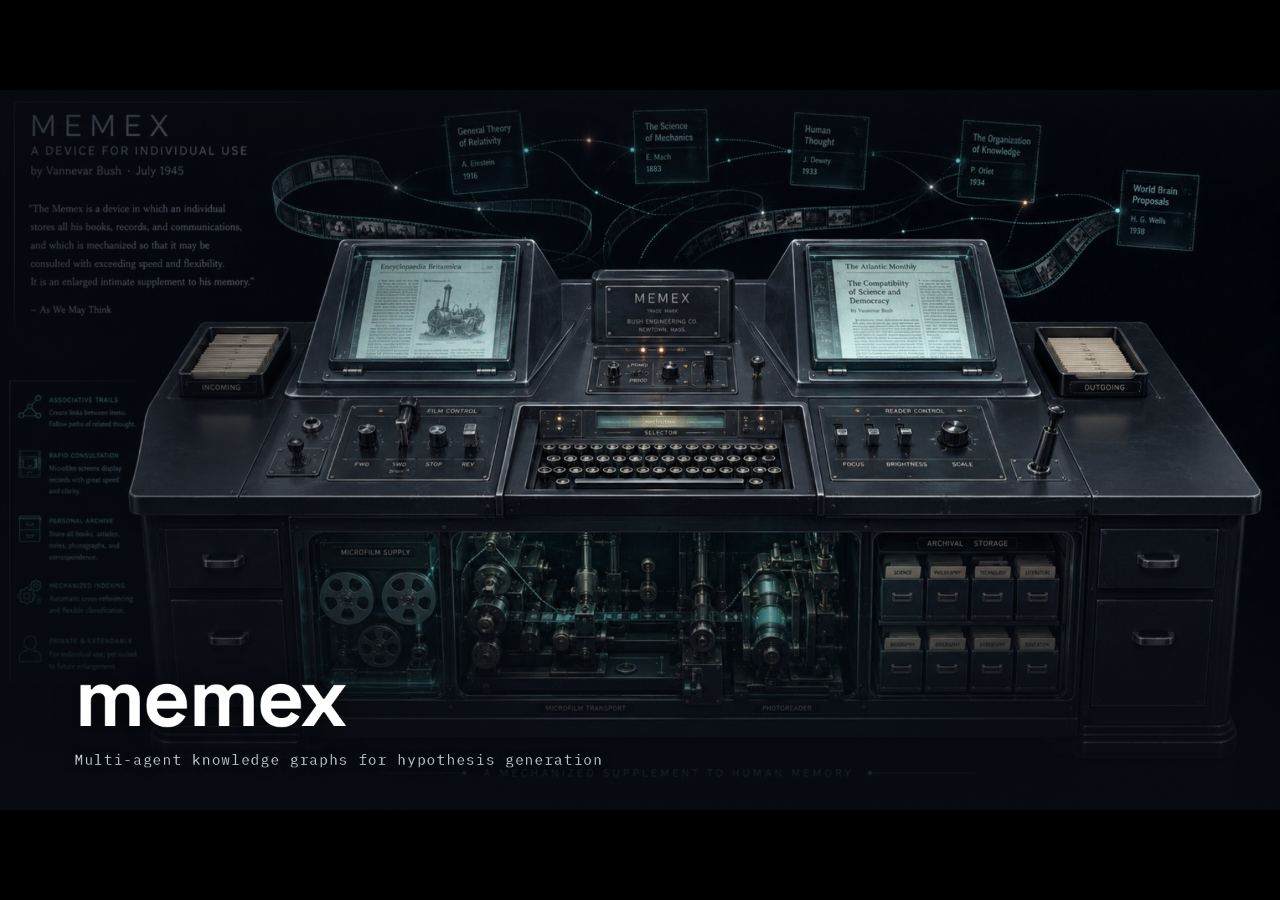
<file: docs/deck/index.html>
<!DOCTYPE html>
<html lang="en">
<head>
<meta charset="utf-8">
<meta name="viewport" content="width=device-width, initial-scale=1">
<title>memex</title>
<link rel="preconnect" href="https://fonts.googleapis.com">
<link rel="preconnect" href="https://fonts.gstatic.com" crossorigin>
<link href="https://fonts.googleapis.com/css2?family=Space+Grotesk:wght@500;600;700&family=IBM+Plex+Sans:wght@400;500;600&family=IBM+Plex+Mono:wght@400;500;600&display=swap" rel="stylesheet">
<style>
:root{
  --bg:#0A0E15; --bg-alt:#0C111B; --surface:#131B29; --surface-2:#172234;
  --line:rgba(120,150,190,.18); --line-2:rgba(120,150,190,.10);
  --ink:#EAF0F8; --muted:#8C9AB0; --faint:#5E6B80;
  --accent:#57E6CE; --accent-dim:#2E9C90; --accent-deep:rgba(87,230,206,.12);
  --back:#FF8A5B; --back-dim:rgba(255,138,91,.14);
  --display:'Space Grotesk',sans-serif; --sans:'IBM Plex Sans',sans-serif; --mono:'IBM Plex Mono',monospace;
  --type-brand:158px; --type-title:66px; --type-num:120px; --type-sub:40px;
  --type-body:32px; --type-small:25px; --type-eyebrow:21px;
  --pad-x:112px; --pad-top:70px; --pad-bottom:62px;
}
*{box-sizing:border-box;margin:0;padding:0}
deck-stage:not(:defined){visibility:hidden}
deck-stage{background:#000}
section{background:var(--bg);color:var(--ink);font-family:var(--sans);overflow:hidden}
.slide{position:absolute;inset:0;display:flex;flex-direction:column;padding:var(--pad-top) var(--pad-x) var(--pad-bottom)}

/* ---- chrome ---- */
.chrome{display:flex;justify-content:space-between;align-items:flex-start;flex:0 0 auto;z-index:5}
.eyebrow{display:flex;align-items:center;gap:18px;font-family:var(--mono);font-size:var(--type-eyebrow);letter-spacing:.04em}
.act{color:var(--accent);font-weight:600;text-transform:uppercase;letter-spacing:.22em;font-size:18px;white-space:nowrap}
.eyebrow .ttl{color:var(--muted);white-space:nowrap}
.eyebrow .ttl::before{content:'';display:inline-block;width:26px;height:1px;background:var(--line);vertical-align:middle;margin-right:18px;margin-bottom:5px}
.idx{font-family:var(--mono);font-size:18px;color:var(--faint);letter-spacing:.1em}
.idx b{color:var(--accent);font-weight:600}
.mark{position:absolute;left:var(--pad-x);bottom:46px;font-family:var(--mono);font-size:18px;color:var(--faint);letter-spacing:.12em;z-index:5}
.mark::before{content:'◆';color:var(--accent);margin-right:10px;font-size:13px}

/* ---- body ---- */
.body{flex:1;display:flex;min-height:0;z-index:4}
.h1{font-family:var(--display);font-weight:600;font-size:var(--type-title);line-height:1.02;letter-spacing:-.015em;text-wrap:balance}
.h1 .em{color:var(--accent)}
.lede{font-size:var(--type-sub);color:var(--muted);line-height:1.3;font-weight:400;max-width:18ch}

/* bullets — terse, glanceable */
.bullets{list-style:none;display:flex;flex-direction:column;gap:26px;margin-top:8px}
.bullets li{display:flex;gap:20px;align-items:baseline;font-size:var(--type-body);line-height:1.28;color:var(--ink);max-width:24ch}
.bullets li::before{content:'';flex:0 0 auto;width:11px;height:11px;border:2px solid var(--accent);border-radius:50%;transform:translateY(2px)}
.bullets li b{font-family:var(--mono);font-weight:600;color:var(--accent);font-size:.92em}
.bullets li .back{color:var(--back);font-weight:600}
.muted{color:var(--muted)}

/* mono stat figures */
.stat{font-family:var(--display);font-weight:600;font-size:var(--type-num);line-height:.9;letter-spacing:-.02em;color:var(--ink)}
.stat .u{font-family:var(--mono);font-size:.26em;color:var(--accent);letter-spacing:.05em;font-weight:500}

/* ---- diagram primitives ---- */
.node{font-family:var(--mono);font-size:26px;font-weight:500;color:var(--ink);background:var(--surface);
  border:1.5px solid var(--line);border-radius:14px;padding:22px 30px;white-space:nowrap;text-align:center;position:relative}
.node .sub{display:block;font-size:16px;color:var(--faint);margin-top:6px;letter-spacing:.02em}
.node.accent{border-color:var(--accent-dim);box-shadow:0 0 0 1px var(--accent-deep),0 18px 40px -24px rgba(87,230,206,.5)}
.node.db{border-color:var(--accent);background:linear-gradient(180deg,var(--surface-2),var(--surface));box-shadow:0 0 60px -20px var(--accent)}
.flow{display:flex;align-items:center;gap:0}
.conn{flex:1;min-width:46px;height:2px;background:var(--accent-dim);position:relative;margin:0 4px;opacity:.85}
.conn::after{content:'';position:absolute;right:-2px;top:50%;transform:translateY(-50%);
  border-left:13px solid var(--accent);border-top:8px solid transparent;border-bottom:8px solid transparent}
.conn.back{background:var(--back);opacity:.9}
.conn.back::after{border-left-color:var(--back)}
.connl{flex:1;min-width:84px;display:flex;align-items:center;position:relative}
.connl .conn{flex:1;min-width:0;margin:0}
.connl span{position:absolute;top:-24px;left:50%;transform:translateX(-50%);font-family:var(--mono);font-size:15px;color:var(--accent);letter-spacing:.04em;white-space:nowrap}
.connl.back span{color:var(--back)}
/* query-layer diagram (S12) */
.qa{font-family:var(--mono);font-size:21px;font-weight:500;color:var(--ink);background:var(--surface);border:1.5px solid var(--accent-dim);border-radius:11px;padding:13px 16px;white-space:nowrap;text-align:center}
.qa .qs{display:block;font-size:13px;color:var(--faint);margin-top:3px;font-weight:400}
.qio{font-family:var(--mono);font-size:17px;color:var(--muted);background:var(--bg-alt);border:1px solid var(--line);border-radius:999px;padding:11px 16px;white-space:nowrap}
.connl.tool span{color:var(--muted);font-size:14px;letter-spacing:.02em}
.connl.tool span::before{content:'⟨';color:var(--accent-dim);margin-right:3px}
.connl.tool span::after{content:'⟩';color:var(--accent-dim);margin-left:3px}
.lane-h{font-family:var(--mono);font-size:18px;color:var(--accent);letter-spacing:.14em;margin-bottom:24px}
.lane-h .b{color:var(--back)}
.backarc{position:absolute;left:34px;bottom:12px;height:56px;overflow:visible}
.chip{font-family:var(--mono);font-size:21px;color:var(--ink);background:var(--surface);
  border:1.5px solid var(--line);border-radius:11px;padding:15px 18px;white-space:nowrap;text-align:center}

/* shot placeholders */
.shot{border:2px dashed rgba(87,230,206,.45);border-radius:16px;background:
  repeating-linear-gradient(135deg,rgba(87,230,206,.04) 0 22px,transparent 22px 44px),var(--bg-alt);
  display:flex;flex-direction:column;align-items:center;justify-content:center;gap:14px;
  position:relative;color:var(--accent);text-align:center;padding:34px}
.shot .tag{position:absolute;top:16px;left:18px;font-family:var(--mono);font-size:15px;color:var(--accent);
  background:var(--accent-deep);border:1px solid rgba(87,230,206,.3);border-radius:6px;padding:5px 11px;letter-spacing:.04em}
.shot .ph-icon{width:54px;height:54px;border:2px solid rgba(87,230,206,.5);border-radius:12px;display:flex;align-items:center;justify-content:center;font-size:26px}
.shot .ph-txt{font-family:var(--mono);font-size:21px;color:var(--ink);font-weight:500}
.shot .ph-sub{font-family:var(--mono);font-size:15px;color:var(--faint)}
.shot.money{border-color:rgba(255,138,91,.55);background:
  repeating-linear-gradient(135deg,rgba(255,138,91,.05) 0 22px,transparent 22px 44px),var(--bg-alt);color:var(--back)}
.shot.money .tag{color:var(--back);background:var(--back-dim);border-color:rgba(255,138,91,.35)}
.shot.money .ph-icon{border-color:rgba(255,138,91,.55)}

/* full-bleed showcase */
.slide.bleed{padding:var(--pad-top) var(--pad-x) var(--pad-bottom)}
.shot-fill{position:absolute;inset:0;z-index:0;border-radius:0;border:none}
.shot-fill::after{content:'';position:absolute;inset:0;background:
  linear-gradient(90deg,rgba(8,11,17,.94) 0%,rgba(8,11,17,.72) 42%,rgba(8,11,17,.34) 100%)}
.bleed .chrome,.bleed .body,.bleed .mark{position:relative;z-index:5}
.bleed .body{align-items:flex-end}
.slide.bleed .mark{display:none} /* showcase slides are self-contained; avoids overlay collision */
/* S5 — hypothesis card deck */
.hfan{display:flex;align-items:center;justify-content:center;gap:48px}
.hcard{position:relative;width:436px;height:516px;border-radius:18px;overflow:hidden;background:#15171c;border:1px solid rgba(255,255,255,.14);box-shadow:0 44px 84px -30px rgba(0,0,0,.85)}
.hcard img{width:100%;height:100%;object-fit:cover;object-position:top center;display:block}
.hcard::after{content:'';position:absolute;left:0;right:0;bottom:0;height:130px;background:linear-gradient(to bottom, rgba(20,22,27,0), #14161b)}
.hcard .sc{position:absolute;left:18px;bottom:16px;z-index:2;white-space:nowrap;font-family:var(--mono);font-size:21px;font-weight:600;color:var(--accent);background:rgba(8,11,17,.62);border:1px solid rgba(87,230,206,.42);border-radius:999px;padding:7px 17px}
.hcard:nth-child(1){transform:rotate(-3deg)}
.hcard:nth-child(3){transform:rotate(3deg)}
.adeck{display:flex;align-items:stretch;justify-content:center;gap:44px}
.adeck .hcard{width:806px;height:548px}
.adeck .hcard:nth-child(1){transform:rotate(-1.5deg)}
.adeck .hcard:nth-child(2){transform:rotate(1.5deg)}
/* S4 cascading answer crops */
.s4cards{position:absolute;inset:0;z-index:1;overflow:hidden;pointer-events:none}
.s4card{position:absolute;border-radius:13px;border:1px solid rgba(255,255,255,.16);box-shadow:0 44px 100px -30px rgba(0,0,0,.95);display:block}
/* S6 native system map */
.sysrow{display:flex;align-items:flex-start;justify-content:center;gap:26px;width:100%}
.syscol{display:flex;flex-direction:column}
.sys-h{font-family:var(--mono);font-size:19px;color:var(--accent);letter-spacing:.13em}
.sys-sub{font-family:var(--mono);font-size:14px;color:var(--faint);letter-spacing:.03em;margin-top:6px;margin-bottom:22px}
.plug{display:flex;align-items:center;gap:15px;font-family:var(--mono);font-size:23px;color:var(--ink);background:var(--surface);border:1.5px solid var(--line);border-radius:13px;padding:14px 18px}
.plug .pi{width:38px;height:38px;flex:0 0 auto;display:flex;align-items:center;justify-content:center;border:1.5px solid var(--accent-dim);border-radius:9px;color:var(--accent);font-size:17px;font-weight:600}
.kgcore{position:relative;border-radius:18px;overflow:hidden;border:1px solid rgba(87,230,206,.3);box-shadow:0 0 90px -24px rgba(87,230,206,.5)}
.kgcore img{display:block;width:100%;height:100%;object-fit:cover}
.kgcore .lbl{position:absolute;left:0;right:0;bottom:0;padding:46px 22px 18px;background:linear-gradient(to top, rgba(8,11,17,.94), transparent);text-align:center}
.sysarrow{display:flex;flex-direction:column;align-items:center;gap:8px;flex:0 0 auto;align-self:center}
.sysarrow .lab{font-family:var(--mono);font-size:15px;color:var(--accent);letter-spacing:.06em}
.qcard{background:var(--bg-alt);border:1px solid var(--line-2);border-radius:16px;padding:16px 18px;display:flex;align-items:center;gap:16px}
.qcard img{width:96px;height:96px;flex:0 0 auto;border-radius:12px;border:1px solid var(--line-2)}
.qcard .qt{font-family:var(--display);font-weight:600;font-size:24px;color:var(--ink);line-height:1.1}
.qcard .qd{font-family:var(--mono);font-size:14px;color:var(--muted);margin-top:7px;line-height:1.4}
/* S11 resolver panels */
.vpanel{flex:1;background:var(--bg-alt);border:1px solid var(--line-2);border-radius:18px;padding:30px 32px;display:flex;flex-direction:column;gap:24px}
.vlabel{font-family:var(--mono);font-size:19px;color:var(--accent);letter-spacing:.12em;white-space:nowrap}
.vlabel span{color:var(--faint);letter-spacing:.02em}
.vrow{display:flex;align-items:center;gap:16px}
.vforms{flex:1;display:flex;flex-wrap:wrap;gap:8px}
.vform{font-family:var(--mono);font-size:18px;color:var(--muted);background:var(--surface);border:1px solid var(--line-2);border-radius:8px;padding:8px 12px;white-space:nowrap}
.varrow{flex:0 0 auto;color:var(--accent-dim);font-size:26px;line-height:1}
.vcanon{flex:0 0 auto;font-family:var(--mono);font-size:22px;font-weight:500;color:var(--accent);background:var(--surface-2);border:1.5px solid var(--accent-dim);border-radius:11px;padding:12px 18px;white-space:nowrap;box-shadow:0 0 0 1px var(--accent-deep)}
/* S13/S14 trace panels */
.tpanel{background:var(--bg-alt);border:1px solid var(--line-2);border-radius:16px;padding:24px 26px;display:flex;flex-direction:column;gap:13px}
.tpanel.money{border-color:rgba(255,138,91,.45);box-shadow:0 0 0 1px rgba(255,138,91,.12),0 24px 60px -34px rgba(255,138,91,.4)}
.thead{display:flex;align-items:baseline;justify-content:space-between;gap:12px}
.ttitle{font-family:var(--display);font-weight:600;font-size:25px;color:var(--ink);white-space:nowrap}
.ttag{font-family:var(--mono);font-size:14px;color:var(--accent);white-space:nowrap}
.tpanel.money .ttag{color:var(--back)}
.tsub{font-family:var(--sans);font-size:18px;color:var(--muted);line-height:1.32}
.tcode{font-family:var(--mono);font-size:13.5px;color:var(--faint);background:var(--surface);border:1px solid var(--line-2);border-radius:9px;padding:13px 14px;line-height:1.75}
.tcode b{color:var(--accent);font-weight:500}
.tnote{font-family:var(--mono);font-size:13.5px;color:var(--faint);line-height:1.4}
.tbig{font-family:var(--display);font-weight:600;font-size:34px;color:var(--ink);line-height:1}
.tbig .u{font-family:var(--mono);font-size:16px;color:var(--accent);font-weight:500}
.tbig.bk .n{color:var(--back)}
.tverd{font-family:var(--mono);font-size:14px;color:var(--muted);line-height:1.5;background:var(--surface);border:1px solid var(--line-2);border-radius:9px;padding:11px 13px}
.tverd .x{color:var(--back);font-weight:600}
.trej{display:flex;align-items:flex-start;gap:9px;font-family:var(--mono);font-size:14px;color:var(--back);background:var(--back-dim);border:1px solid rgba(255,138,91,.4);border-radius:9px;padding:10px 12px;line-height:1.4}
.trej svg{flex:0 0 auto;margin-top:2px}
.tscore{font-family:var(--mono);font-size:14px;color:var(--muted);line-height:1.7}
.tscore b{color:var(--accent);font-weight:500}
/* S1 hero image */
.s1img{position:absolute;inset:0;width:100%;height:100%;object-fit:cover;z-index:0}
.s1scrim{position:absolute;inset:0;z-index:1;pointer-events:none;background:linear-gradient(to bottom, rgba(8,11,17,.62) 0%, rgba(8,11,17,0) 16%, rgba(8,11,17,0) 52%, rgba(8,11,17,.55) 80%, rgba(8,11,17,.92) 100%), linear-gradient(to right, rgba(8,11,17,.6) 0%, rgba(8,11,17,0) 46%)}

/* return-arrow badge */
.return-flag{display:inline-flex;align-items:center;gap:12px;font-family:var(--mono);font-size:21px;
  color:var(--back);background:var(--back-dim);border:1.5px solid rgba(255,138,91,.4);border-radius:999px;padding:12px 22px;font-weight:500}
.return-flag svg{display:block}

/* badges */
.badges{display:flex;gap:20px;flex-wrap:wrap}
.badge{font-family:var(--mono);font-size:24px;color:var(--accent);border:1.5px solid var(--accent-dim);
  border-radius:12px;padding:16px 24px;background:var(--accent-deep)}

/* entrance animations intentionally omitted — static slides export cleanly
   to screenshots / PDF / PPTX */
</style>
</head>
<body>
<deck-stage width="1920" height="1080" no-rail>

  <!-- ============ The dream ============ -->
  <section data-label="The dream">
    <div class="slide bleed">
      <img class="s1img" src="assets/hook-1945.jpg" alt="1945 — Vannevar Bush imagines the memex in 'As We May Think'">
      <div class="s1scrim"></div>
      <header class="chrome" style="display:none">
        <div class="eyebrow" style="text-shadow:0 2px 12px rgba(0,0,0,.85)"><span class="act">Why</span><span class="ttl">The dream</span></div>
        <div class="idx" style="text-shadow:0 2px 12px rgba(0,0,0,.85)"><b>01</b> / 15</div>
      </header>
      <div class="body" style="flex-direction:column;justify-content:flex-end;align-items:flex-start;gap:22px">
        <h1 style="font-family:var(--display);font-weight:700;font-size:124px;line-height:.9;letter-spacing:-.03em;color:#fff;text-shadow:0 4px 34px rgba(0,0,0,.65)">memex</h1>
        <div style="font-family:var(--mono);font-size:21px;color:#d2d9e4;letter-spacing:.08em;white-space:nowrap;text-shadow:0 2px 14px rgba(0,0,0,.8)">Multi-agent knowledge graphs for hypothesis generation</div>
      </div>
    </div>
  </section>

  <!-- ============ The mountain that keeps growing ============ -->
  <section data-label="The mountain that keeps growing">
    <div class="slide bleed">
      <img class="s1img" src="assets/mountain-1945.jpg" alt="A researcher facing an endless, glowing mountain of connected papers">
      <div class="s1scrim" style="background:linear-gradient(to right, rgba(8,11,17,.93) 0%, rgba(8,11,17,.58) 32%, rgba(8,11,17,0) 64%), linear-gradient(to top, rgba(8,11,17,.82) 0%, rgba(8,11,17,0) 44%)"></div>
      <header class="chrome">
        <div class="eyebrow" style="text-shadow:0 2px 12px rgba(0,0,0,.85)"><span class="act">Why</span><span class="ttl">The mountain that keeps growing</span></div>
        <div class="idx" style="text-shadow:0 2px 12px rgba(0,0,0,.85)"><b>02</b> / 15</div>
      </header>
      <div class="body" style="flex-direction:column;justify-content:flex-end;align-items:flex-start;gap:34px">
        <h1 class="h1" style="max-width:17ch;text-shadow:0 3px 26px rgba(0,0,0,.75)">A mountain of findings —<br><span class="em">more than anyone can read.</span></h1>
        <ul class="bullets" style="gap:22px;text-shadow:0 2px 16px rgba(0,0,0,.85)">
          <li style="max-width:32ch"><span>Bush imagined a machine to hold it all and walk <b>associative trails</b></span></li>
          <li style="max-width:32ch"><span>He never built it</span></li>
          <li style="max-width:32ch"><span><span class="muted">80 years on, it</span> <b>keeps growing</b></span></li>
        </ul>
      </div>
    </div>
  </section>

  <!-- ============ It harvests knowledge ============ -->
  <section data-label="It harvests knowledge">
    <div class="slide bleed">
      <img class="s1img" src="assets/kg-graph.jpg" alt="memex trace UI — the knowledge graph built for green hydrogen, with an entity selected showing its outgoing and incoming relations">
      <div class="s1scrim" style="background:linear-gradient(to bottom, rgba(8,11,17,.7) 0%, rgba(8,11,17,0) 11%), linear-gradient(to top, rgba(8,11,17,.96) 0%, rgba(8,11,17,.72) 26%, rgba(8,11,17,.2) 48%, rgba(8,11,17,0) 66%), linear-gradient(to right, rgba(8,11,17,.82) 0%, rgba(8,11,17,.32) 34%, rgba(8,11,17,0) 62%)"></div>
      <header class="chrome">
        <div class="eyebrow" style="text-shadow:0 2px 12px rgba(0,0,0,.85)"><span class="act">What</span><span class="ttl">It harvests knowledge</span></div>
        <div class="idx" style="text-shadow:0 2px 12px rgba(0,0,0,.85)"><b>03</b> / 15</div>
      </header>
      <div class="body" style="flex-direction:column;justify-content:flex-end;align-items:flex-start;gap:40px;text-shadow:0 2px 18px rgba(0,0,0,.9)">
        <h1 class="h1" style="max-width:16ch">Point it at a topic.<br>It reads <span class="em">until saturated.</span></h1>
        <div style="display:flex;align-items:flex-end;gap:64px">
          <div class="anim"><div class="stat">88<span class="u"> documents</span></div></div>
          <div style="font-family:var(--mono);font-size:46px;color:var(--accent-dim)">→</div>
          <div class="anim2"><div class="stat">11.3k<span class="u"> entities</span></div></div>
          <div class="anim3" style="display:flex;flex-direction:column;gap:14px;padding-bottom:8px">
            <div style="font-family:var(--mono);font-size:28px;color:var(--ink)"><b style="color:var(--accent)">15k</b> relations</div>
            <div style="font-family:var(--mono);font-size:28px;color:var(--ink)"><b style="color:var(--accent)">7.7k</b> attributes</div>
            <div style="font-family:var(--mono);font-size:28px;color:var(--ink)"><b style="color:var(--accent)">24</b> self-directed rounds</div>
          </div>
        </div>
      </div>
      <footer class="mark">memex</footer>
    </div>
  </section>

  <!-- ============ It answers, grounded ============ -->
  <section data-label="It answers, grounded">
    <div class="slide">
      <div class="s4cards">
        <img class="s4card" src="assets/ans-evidence.jpg" alt="Evidence table — each fact with its source, corroboration count and confidence score" style="left:1330px;top:-74px;width:540px;height:auto;transform:rotate(3deg)">
        <img class="s4card" src="assets/ans-sec2.jpg" alt="Answer section 2 — electrolyser and other capital costs (CAPEX) and learning rates" style="left:1140px;top:74px;width:540px;height:auto;transform:rotate(-2deg)">
        <img class="s4card" src="assets/ans-sec1.jpg" alt="Answer section 1 — electricity price and renewable power as the dominant LCOH driver" style="left:948px;top:236px;width:540px;height:auto;transform:rotate(2.4deg)">
        <img class="s4card" src="assets/ans-summary.jpg" alt="Answer summary — what drives LCOH down (supported across sources) and what is contested" style="left:744px;top:404px;width:556px;height:auto;transform:rotate(-1.5deg);border-color:rgba(87,230,206,.4);box-shadow:0 44px 110px -28px rgba(0,0,0,.97),0 0 0 1px rgba(87,230,206,.14)">
      </div>
      <header class="chrome">
        <div class="eyebrow"><span class="act">What</span><span class="ttl">It answers, grounded</span></div>
        <div class="idx"><b>04</b> / 15</div>
      </header>
      <div class="body" style="position:relative;z-index:2;flex-direction:column;justify-content:center;align-items:flex-start;gap:30px">
        <div style="font-family:var(--mono);font-size:20px;color:var(--accent);letter-spacing:.2em">ASKED</div>
        <h1 class="h1" style="font-size:46px;line-height:1.14;max-width:600px">What drives down the <span class="em">levelised cost of green hydrogen</span> — and which factors are <span class="em">contested?</span></h1>
        <p style="font-family:var(--mono);font-size:21px;color:var(--muted);line-height:1.5;max-width:30ch">Answered only from the corpus — <span style="color:var(--accent)">every claim cited</span>, traced to a source sentence, and grounding-checked.</p>
      </div>
      <footer class="mark">memex</footer>
    </div>
  </section>

  <!-- ============ It proposes hypotheses ============ -->
  <section data-label="It proposes hypotheses">
    <div class="slide">
      <div class="s4cards">
        <img class="s4card" src="assets/hyp-heat.jpg" alt="Hypothesis H3 — maximizing green hydrogen could raise medium-term gas use for heat — score 0.84" style="left:690px;top:8px;width:540px;height:auto;transform:rotate(-2deg)">
        <img class="s4card" src="assets/hyp-fleets.jpg" alt="Hypothesis H2 — electrolyser fleets can scale faster than proportionally — score 0.85" style="left:820px;top:114px;width:540px;height:auto;transform:rotate(2.4deg)">
        <img class="s4card" src="assets/hyp-segments.jpg" alt="Hypothesis H1 — prioritizing hard-to-electrify segments over hydrogen passenger cars — score 0.88" style="left:950px;top:220px;width:540px;height:auto;transform:rotate(-1.6deg)">
        <img class="s4card" src="assets/hyp-amd-evidence.jpg" alt="Grounding for the acid-mine-drainage hypothesis — each claim traced to a source sentence with corroboration counts" style="left:1080px;top:326px;width:540px;height:auto;transform:rotate(2.2deg)">
        <img class="s4card" src="assets/hyp-amd.jpg" alt="Top hypothesis — acid-mine drainage as an electrolyte and remediation target — score 0.89, with novelty, plausibility, support and structure scores" style="left:1210px;top:432px;width:556px;height:auto;transform:rotate(-1.5deg);border-color:rgba(87,230,206,.4);box-shadow:0 44px 110px -28px rgba(0,0,0,.97),0 0 0 1px rgba(87,230,206,.14)">
      </div>
      <header class="chrome">
        <div class="eyebrow"><span class="act">What</span><span class="ttl">It proposes hypotheses</span></div>
        <div class="idx"><b>05</b> / 15</div>
      </header>
      <div class="body" style="position:relative;z-index:2;flex-direction:column;justify-content:center;align-items:flex-start;gap:30px">
        <div style="font-family:var(--mono);font-size:20px;color:var(--accent);letter-spacing:.2em">PROPOSED</div>
        <h1 class="h1" style="font-size:46px;line-height:1.14;max-width:600px">Non-obvious, testable leads — <span class="em">ranked and evidence-backed.</span></h1>
        <p style="font-family:var(--mono);font-size:21px;color:var(--muted);line-height:1.5;max-width:30ch">Each scored on <span style="color:var(--accent)">novelty × plausibility × support</span>, then verified against the corpus.</p>
      </div>
      <footer class="mark">memex</footer>
    </div>
  </section>

  <!-- ============ Two legs, one graph ============ -->
  <section data-label="Two legs, one graph">
    <div class="slide">
      <header class="chrome">
        <div class="eyebrow"><span class="act">How</span><span class="ttl">Two legs, one graph</span></div>
        <div class="idx"><b>06</b> / 15</div>
      </header>
      <div class="body" style="align-items:center;justify-content:center">
        <div class="sysrow">
          <div class="syscol" style="width:316px;height:660px">
            <div class="sys-h">KNOWLEDGE HARVESTER</div>
            <div class="sys-sub">source plugins — builds the core</div>
            <div style="display:flex;flex-direction:column;gap:15px;flex:1;justify-content:center">
              <div class="plug"><span class="pi">a</span>arXiv</div>
              <div class="plug"><span class="pi">W</span>Wikipedia</div>
              <div class="plug"><span class="pi">G</span>GDELT</div>
              <div class="plug" style="color:var(--muted)"><span class="pi">+</span>… N more</div>
            </div>
          </div>
          <div class="sysarrow">
            <span class="lab">builds</span>
            <svg width="78" height="22" viewBox="0 0 78 22"><line x1="2" y1="11" x2="60" y2="11" stroke="#57E6CE" stroke-width="3"/><path d="M58 3 L74 11 L58 19 Z" fill="#57E6CE"/></svg>
          </div>
          <div class="syscol" style="width:600px;height:660px">
            <div class="sys-h" style="text-align:center">STRUCTURED KNOWLEDGE CORE</div>
            <div class="sys-sub" style="text-align:center">knowledge graph + embeddings</div>
            <div style="flex:1;display:flex;flex-direction:column;align-items:center;justify-content:center;gap:2px;min-height:0">
              <img src="assets/kg-core.png" style="width:540px;height:540px;object-fit:contain;filter:drop-shadow(0 0 56px rgba(87,230,206,.42))" alt="A structured knowledge graph — thousands of typed entities and relations">
              <div style="text-align:center">
                <div style="font-family:var(--display);font-weight:600;font-size:25px;color:#fff">Structured Knowledge Store</div>
                <div style="font-family:var(--mono);font-size:15px;color:var(--muted);margin-top:3px">one knowledge graph per topic · kg.db</div>
              </div>
            </div>
          </div>
          <div class="sysarrow">
            <span class="lab">uses</span>
            <svg width="78" height="22" viewBox="0 0 78 22"><line x1="2" y1="11" x2="60" y2="11" stroke="#57E6CE" stroke-width="3"/><path d="M58 3 L74 11 L58 19 Z" fill="#57E6CE"/></svg>
          </div>
          <div class="syscol" style="width:430px;height:660px">
            <div class="sys-h">QUERY LAYER</div>
            <div class="sys-sub">multi-agent — uses the core</div>
            <div style="display:flex;flex-direction:column;gap:20px;flex:1;justify-content:center">
              <div class="qcard">
                <img src="assets/agent-flow.jpg" alt="multi-agent flow diagram">
                <div><div class="qt">Hypothesis Generator</div><div class="qd">seeds → explore → verify → rank → report</div></div>
              </div>
              <div class="qcard">
                <img src="assets/agent-flow.jpg" alt="multi-agent flow diagram">
                <div><div class="qt">Chat with Knowledge</div><div class="qd">retrieve → answer → grounding-check</div></div>
              </div>
            </div>
          </div>
        </div>
      </div>
      <footer class="mark">memex</footer>
    </div>
  </section>

  <!-- ============ The harvester, at a glance ============ -->
  <section data-label="The harvester, at a glance">
    <div class="slide" style="padding:60px 64px 40px">
      <header class="chrome">
        <div class="eyebrow"><span class="act">How</span><span class="ttl">The harvester — one round, then it decides</span></div>
        <div class="idx"><b>07</b> / 15</div>
      </header>
      <div class="body" style="justify-content:center;align-items:center;margin-top:6px">
        <img src="assets/harvester-map.jpg" alt="Harvester architecture — User query / goal seeds the RoundPlanner, which ranks topics and rates each source's relevance. One round runs acquire → distil → review: source plugins (arXiv, Wikipedia, throttled GDELT) search and fetch; dedup drops already-ingested docs; a priority-weighted Selector picks; the two-pass UsefulnessGate keeps whole docs; the Extractor writes free-form chunks; Mapper + AttributeMapper produce typed statements; a deterministic FORM + value gate validates, with MappingReviewer re-mapping rejects; the Resolver merges entities, KGReviewer finds structural gaps, the Strategist decides stop or continue, and VocabResolver clusters predicates — all persisted to kg.db, then the next round re-enters the RoundPlanner with seeded goals" style="max-width:100%;max-height:100%;width:auto;height:auto;object-fit:contain;display:block">
      </div>
      <footer class="mark">memex</footer>
    </div>
  </section>

  <!-- ============ Part 1 — round review & planning ============ -->
  <section data-label="Round review &amp; planning">
    <div class="slide">
      <div class="s4cards">
        <!-- column labels -->
        <div style="position:absolute;left:112px;top:268px;white-space:nowrap;font-family:var(--mono);font-size:22px;color:var(--accent);letter-spacing:.12em">STRATEGIST <span style="color:var(--faint);letter-spacing:.02em">· stop / continue / pivot</span></div>
        <div style="position:absolute;left:1006px;top:268px;white-space:nowrap;font-family:var(--mono);font-size:22px;color:var(--accent);letter-spacing:.12em">KG REVIEWER <span style="color:var(--faint);letter-spacing:.02em">· finds the gaps</span></div>
        <!-- strategist pair -->
        <img class="s4card" src="assets/strat-round11.jpg" alt="Strategist, round 11 — status slowing: new entities still landing but already-seen is high; pivot to under-mined gaps, with per-theme pursue / deprioritize directives" style="left:112px;top:312px;width:600px;height:auto;transform:rotate(-1.4deg)">
        <img class="s4card" src="assets/strat-round24.jpg" alt="Strategist, round 24 final — status stalled: 100% already-seen with zero new entities or docs; every remaining theme marked abandon and the build halts itself" style="left:236px;top:436px;width:632px;height:auto;transform:rotate(1.4deg);border-color:rgba(87,230,206,.42);box-shadow:0 44px 110px -28px rgba(0,0,0,.97),0 0 0 1px rgba(87,230,206,.14)">
        <!-- kg reviewer pair -->
        <img class="s4card" src="assets/kgr-schema.jpg" alt="KGReviewer schema gaps — type inconsistencies in the graph's own ontology, e.g. undefined entity types and disconnected dangling nodes, with suggested fixes" style="left:1006px;top:312px;width:600px;height:auto;transform:rotate(1.4deg)">
        <img class="s4card" src="assets/kgr-breadth.jpg" alt="KGReviewer breadth gaps — whole subdomains the graph barely covers, such as lifecycle GHG assessment, critical-materials supply chain, and grid services, with new entity and relation types to introduce" style="left:1130px;top:436px;width:632px;height:auto;transform:rotate(-1.4deg);border-color:rgba(87,230,206,.42);box-shadow:0 44px 110px -28px rgba(0,0,0,.97),0 0 0 1px rgba(87,230,206,.14)">
      </div>
      <header class="chrome">
        <div class="eyebrow"><span class="act">How · Part 1</span><span class="ttl">Round review &amp; planning</span></div>
        <div class="idx"><b>08</b> / 15</div>
      </header>
      <div class="body" style="position:relative;z-index:2;flex-direction:column;justify-content:flex-start;align-items:flex-start;gap:0">
        <h1 class="h1" style="font-size:44px;max-width:34ch;margin-top:32px">The build <span class="em">aims itself</span> — and knows when to <span class="em">stop.</span></h1>
      </div>
    </div>
  </section>

  <!-- ============ Part 2 — ingestion & source plugins ============ -->
  <section data-label="Ingestion &amp; source plugins">
    <div class="slide">
      <header class="chrome">
        <div class="eyebrow"><span class="act">How · Part 2</span><span class="ttl">Ingestion &amp; source plugins</span></div>
        <div class="idx"><b>09</b> / 15</div>
      </header>
      <div class="body" style="flex-direction:column;gap:30px;justify-content:center">
        <h1 class="h1" style="font-size:54px;max-width:26ch">Every source is a <span class="em">plugin</span> — two methods: search, then fetch.</h1>
        <!-- Step 1 — SEARCH -->
        <div style="background:var(--bg-alt);border:1px solid var(--line-2);border-radius:18px;padding:26px 34px">
          <div style="font-family:var(--mono);font-size:18px;color:var(--accent);letter-spacing:.16em;margin-bottom:18px">① SEARCH</div>
          <div class="flow">
            <div class="chip">Round Planner<span style="display:block;font-size:14px;color:var(--faint);margin-top:5px">seeds the round plan</span></div>
            <div class="connl"><span>plan</span><div class="conn"></div></div>
            <div class="node accent" style="padding:16px 24px">Source plugins<span class="sub">arXiv · Wikipedia · GDELT</span></div>
            <div class="connl"><span>search</span><div class="conn"></div></div>
            <div class="chip">Gates<span style="display:block;font-size:14px;color:var(--faint);margin-top:5px">dedup the known</span></div>
            <div class="connl"><span>results</span><div class="conn"></div></div>
            <div class="node accent" style="padding:16px 24px">Selector<span class="sub">picks what's worth it</span></div>
          </div>
        </div>
        <!-- Step 2 — FETCH -->
        <div style="background:var(--bg-alt);border:1px solid var(--line-2);border-radius:18px;padding:26px 34px">
          <div style="font-family:var(--mono);font-size:18px;color:var(--accent);letter-spacing:.16em;margin-bottom:18px">② FETCH<span style="color:var(--back);margin-left:14px">— Selector calls the plugins back</span></div>
          <div class="flow">
            <div class="chip">Selector</div>
            <div class="connl back"><span>fetch selected</span><div class="conn back"></div></div>
            <div class="node accent" style="padding:16px 24px">Source plugins<span class="sub">fetch the full docs</span></div>
            <div class="connl"><span>docs</span><div class="conn"></div></div>
            <div class="chip">UsefulnessGate<span style="display:block;font-size:14px;color:var(--faint);margin-top:5px">reads each doc whole</span></div>
            <div class="connl"><span>kept</span><div class="conn"></div></div>
            <div class="node db" style="padding:16px 24px">Extraction layer</div>
          </div>
        </div>
        <p style="font-family:var(--mono);font-size:20px;color:var(--muted);text-align:center;margin-top:2px">Each plugin sizes its own effort per round — <span style="color:var(--accent)">source expertise × round-goal match.</span></p>
      </div>
      <footer class="mark">memex</footer>
    </div>
  </section>

  <!-- ============ Part 3 — extraction & mapping ============ -->
  <section data-label="Extraction &amp; mapping">
    <div class="slide">
      <div class="s4cards">
        <img class="s4card" src="assets/ex-extractor.jpg" alt="Step 1, Extractor — reads each chunk against no schema and pulls the raw claim: anion exchange membrane electrolysis does_not_require a noble metal catalyst" style="left:70px;top:602px;width:548px;height:auto;transform:none">
        <img class="s4card" src="assets/ex-mapper.jpg" alt="Step 2, Mapper — canonicalizes the predicate into the graph's typed vocabulary as required_for, mapped with confidence 0.90 — but this flips the meaning" style="left:686px;top:648px;width:548px;height:auto;transform:none">
        <img class="s4card" src="assets/ex-reviewer.jpg" alt="Step 3, MappingReviewer — verdict: direction. The canonical required_for both flips the requirement direction and removes the negation; fix is to restore does_not_require" style="left:1302px;top:602px;width:548px;height:auto;transform:none;border-color:rgba(255,138,91,.5);box-shadow:0 44px 110px -28px rgba(0,0,0,.97),0 0 0 1px rgba(255,138,91,.18)">
      </div>
      <!-- arrows overlay -->
      <svg viewBox="0 0 1920 1080" style="position:absolute;inset:0;width:100%;height:100%;z-index:3;pointer-events:none;overflow:visible">
        <defs>
          <marker id="tealA" markerWidth="13" markerHeight="13" refX="9" refY="6" orient="auto"><path d="M0 0 L12 6 L0 12 Z" fill="#57E6CE"/></marker>
          <marker id="ambA" markerWidth="15" markerHeight="15" refX="10" refY="7" orient="auto"><path d="M0 0 L14 7 L0 14 Z" fill="#FF8A5B"/></marker>
        </defs>
        <!-- forward: extractor → mapper -->
        <line x1="624" y1="738" x2="678" y2="744" stroke="#57E6CE" stroke-width="3" marker-end="url(#tealA)"/>
        <!-- forward: mapper → reviewer -->
        <line x1="1240" y1="744" x2="1294" y2="740" stroke="#57E6CE" stroke-width="3" marker-end="url(#tealA)"/>
        <!-- BACK: reviewer → mapper (the point) -->
        <path d="M1576 598 C 1576 396, 980 360, 962 632" fill="none" stroke="#FF8A5B" stroke-width="6" stroke-linecap="round" marker-end="url(#ambA)"/>
        <text x="1268" y="372" text-anchor="middle" font-family="IBM Plex Mono" font-size="26" fill="#FF8A5B" font-weight="600">sent back — restore the direction</text>
      </svg>
      <header class="chrome">
        <div class="eyebrow"><span class="act">How · Part 3</span><span class="ttl">Extraction &amp; mapping</span></div>
        <div class="idx"><b>10</b> / 15</div>
      </header>
      <div class="body" style="position:relative;z-index:2;flex-direction:column;justify-content:flex-start;align-items:flex-start;gap:22px">
        <h1 class="h1" style="font-size:50px;max-width:19ch;margin-top:30px">Free-form becomes typed — then a reviewer <span style="color:var(--back)">sends it back.</span></h1>
        <p style="font-family:var(--mono);font-size:22px;color:var(--muted);line-height:1.5;max-width:46ch">Not a straight pipeline. The Mapper canonicalized confidently <span style="color:var(--ink)">(0.90)</span> — but flipped the meaning. The <span class="back">MappingReviewer</span> caught it and looped it back to re-map.</p>
      </div>
      <footer class="mark">memex</footer>
    </div>
  </section>

  <!-- ============ Part 4 — resolving the vocabulary ============ -->
  <section data-label="Resolving the vocabulary">
    <div class="slide">
      <header class="chrome">
        <div class="eyebrow"><span class="act">How · Part 4</span><span class="ttl">Resolving the vocabulary</span></div>
        <div class="idx"><b>11</b> / 15</div>
      </header>
      <div class="body" style="flex-direction:column;gap:40px;justify-content:center">
        <h1 class="h1" style="font-size:52px;text-align:center">Merge duplicates. <span class="em">Cluster synonyms.</span></h1>
        <div style="display:flex;gap:36px;align-items:stretch">
          <div class="vpanel">
            <div class="vlabel">RESOLVER <span>· merges duplicate entities</span></div>
            <div class="vrow">
              <div class="vforms"><span class="vform">electrolyzer</span><span class="vform">electrolysers</span><span class="vform">water electrolyzer</span><span class="vform">hydrogen electrolyser</span></div>
              <div class="varrow">→</div>
              <div class="vcanon">electrolyser</div>
            </div>
            <div class="vrow">
              <div class="vforms"><span class="vform">proton exchange membrane electrolyzer</span><span class="vform">PEM electrolyzer</span><span class="vform">PEM electrolyser</span></div>
              <div class="varrow">→</div>
              <div class="vcanon">PEM&nbsp;based&nbsp;electrolyzer</div>
            </div>
          </div>
          <div class="vpanel">
            <div class="vlabel">VOCABRESOLVER <span>· clusters predicates</span></div>
            <div class="vrow">
              <div class="vforms"><span class="vform">produced_using</span><span class="vform">produced_via</span><span class="vform">made_from</span><span class="vform">created_from</span></div>
              <div class="varrow">→</div>
              <div class="vcanon">produced_from</div>
            </div>
            <div class="vrow">
              <div class="vforms"><span class="vform">used_for</span><span class="vform">used_as</span><span class="vform">used_with</span><span class="vform">used_on</span></div>
              <div class="varrow">→</div>
              <div class="vcanon">used_in</div>
            </div>
          </div>
        </div>
        <p style="font-family:var(--mono);font-size:21px;color:var(--muted);text-align:center;max-width:74ch;margin:0 auto;line-height:1.5">At query time, asking <span style="color:var(--accent)">produced_from</span> or <span style="color:var(--accent)">used_in</span> reaches <span style="color:var(--ink)">every phrasing and specialization</span> in the graph — never missing an edge stated in different words.</p>
      </div>
      <footer class="mark">memex</footer>
    </div>
  </section>

  <!-- ============ The query layer, at a glance ============ -->
  <section data-label="The query layer, at a glance">
    <div class="slide" style="padding:60px 64px 40px">
      <header class="chrome">
        <div class="eyebrow"><span class="act">How</span><span class="ttl">The query layer — two flows, one built graph</span></div>
        <div class="idx"><b>12</b> / 15</div>
      </header>
      <div class="body" style="justify-content:center;align-items:center;margin-top:6px">
        <img src="assets/query-map.jpg" alt="Query layer architecture, read-only over the built kg.db (typed graph + embeddings + provenance). CHAT — grounded Q&A: a question goes to a tool-using Retriever (ReAct), through a deterministic grounding ladder mapping fact to source, to the Answerer, then a GroundingChecker that sends unsupported claims back to revise, producing a grounded answer with citations. HYPOTHESIZE — focused agentic sweep: seeds across five lanes pass a ContestationJudge genuine-conflict gate, are ranked for explore-worthiness to top-K, an Explorer reads sources and traces the graph, a restatement pre-filter and per-candidate VerifyEvidence fan-out reject unsupported candidates, a NoveltyJudge scores novelty × plausibility × support × graph-dependence, then ReportWriter and FinalReviewer (which can send issues back to revise) produce a hypothesis report with citations. Agents are rounded boxes, deterministic toolboxes and gates are amber hexagons, stores are cylinders." style="max-width:100%;max-height:100%;width:auto;height:auto;object-fit:contain;display:block">
      </div>
      <footer class="mark">memex</footer>
    </div>
  </section>

  <!-- ============ Flow 1 — grounded chat ============ -->
  <section data-label="Flow 1 — grounded chat">
    <div class="slide">
      <!-- cards -->
      <div style="position:absolute;inset:0;z-index:1">
        <div class="tpanel" style="position:absolute;left:112px;top:556px;width:520px">
          <div class="thead"><div class="ttitle">1 · Retriever</div><div class="ttag">ReAct · 11 tool calls</div></div>
          <div class="tsub">Decides its own lookups — decomposes the question and drills in.</div>
          <div class="tcode"><b>search_facts</b> "drivers of LCOH — capex, efficiency, electricity price…"<br><b>search_facts</b> "what's contested — assumptions, lifetime, capacity factor…"<br><b>search_facts</b> "\"capacity factor\" → LCOH"</div>
          <div class="tnote">broad framing → contested angle → one probe per driver</div>
        </div>
        <div class="tpanel" style="position:absolute;left:692px;top:556px;width:520px">
          <div class="thead"><div class="ttitle">2 · Answerer</div><div class="ttag">cites every [n]</div></div>
          <div class="tsub">Writes strictly from the retrieved bundle — every claim carries a citation.</div>
          <div class="tbig">28<span class="u"> claims cited</span></div>
          <div class="tnote">+ an explicit “not in corpus” list for what evidence can’t support</div>
        </div>
        <div class="tpanel money" style="position:absolute;left:1272px;top:556px;width:520px">
          <div class="thead"><div class="ttitle">3 · GroundingChecker</div><div class="ttag">re-reads all 28</div></div>
          <div class="tsub">Adversarial re-read of every claim against its cited evidence.</div>
          <div class="tbig bk"><span class="n">6</span><span class="u" style="color:var(--back)"> fail — sent back</span></div>
          <div class="tverd"><span class="x">claim 5 ✗</span> evidence [10] shows <b style="color:var(--ink)">50 $/MWh, not 20–50</b> — the lower bound isn’t in the bundle <span style="color:var(--faint)">(invented number)</span></div>
        </div>
      </div>
      <!-- arrows -->
      <svg viewBox="0 0 1920 1080" style="position:absolute;inset:0;width:100%;height:100%;z-index:3;pointer-events:none;overflow:visible">
        <defs>
          <marker id="tealB" markerWidth="13" markerHeight="13" refX="9" refY="6" orient="auto"><path d="M0 0 L12 6 L0 12 Z" fill="#57E6CE"/></marker>
          <marker id="ambB" markerWidth="15" markerHeight="15" refX="10" refY="7" orient="auto"><path d="M0 0 L14 7 L0 14 Z" fill="#FF8A5B"/></marker>
        </defs>
        <line x1="636" y1="690" x2="688" y2="690" stroke="#57E6CE" stroke-width="3" marker-end="url(#tealB)"/>
        <line x1="1216" y1="690" x2="1268" y2="690" stroke="#57E6CE" stroke-width="3" marker-end="url(#tealB)"/>
        <path d="M1532 552 C 1532 392, 956 388, 952 548" fill="none" stroke="#FF8A5B" stroke-width="6" stroke-linecap="round" marker-end="url(#ambB)"/>
        <text x="1244" y="366" text-anchor="middle" font-family="IBM Plex Mono" font-size="24" fill="#FF8A5B" font-weight="600">unsupported — back to the Answerer</text>
      </svg>
      <header class="chrome">
        <div class="eyebrow"><span class="act">How · Flow 1</span><span class="ttl">Grounded chat</span></div>
        <div class="idx"><b>13</b> / 15</div>
      </header>
      <div class="body" style="position:relative;z-index:2;flex-direction:column;justify-content:flex-start;align-items:flex-start;gap:22px">
        <h1 class="h1" style="font-size:50px;max-width:20ch;margin-top:30px">Every claim cited — then <span style="color:var(--back)">re-read, and sent back.</span></h1>
        <p style="font-family:var(--mono);font-size:21px;color:var(--muted);line-height:1.5;max-width:52ch">Not a straight line. The GroundingChecker’s re-read loops back to the Answerer, which redrafts to <span style="color:var(--ink)">34 claims · 3 declared gaps</span> — so every cited claim is actually <span style="color:var(--accent)">supported.</span></p>
      </div>
      <footer class="mark">memex</footer>
    </div>
  </section>

  <!-- ============ Flow 2 — hypothesis sweep ============ -->
  <section data-label="Flow 2 — hypothesis sweep">
    <div class="slide">
      <!-- cards -->
      <div style="position:absolute;inset:0;z-index:1">
        <div class="tpanel" style="position:absolute;left:112px;top:560px;width:388px">
          <div class="thead"><div class="ttitle">1 · Seeds</div><div class="ttag">deterministic</div></div>
          <div class="tsub">Structural patterns mined from the graph — no free-roaming.</div>
          <div class="tnote" style="font-size:15px;line-height:1.9"><span style="color:var(--accent)">bridge</span> · <span style="color:var(--accent)">gap</span> · <span style="color:var(--accent)">property</span> · <span style="color:var(--accent)">contested</span><br>each seed carries its own grounded legs</div>
        </div>
        <div class="tpanel" style="position:absolute;left:544px;top:560px;width:388px">
          <div class="thead"><div class="ttitle">2 · Explorer</div><div class="ttag">reads source prose</div></div>
          <div class="tsub">Reasons from the verbatim text behind each fact.</div>
          <div class="tverd" style="color:var(--ink)">bridge → run steel <span style="color:var(--accent)">OER anodes</span> on <span style="color:var(--accent)">acid-mine drainage</span>: make H₂ <i>and</i> remediate the effluent</div>
          <div class="trej"><svg width="16" height="16" viewBox="0 0 16 16"><path d="M3 3 L13 13 M13 3 L3 13" stroke="#FF8A5B" stroke-width="2.2" stroke-linecap="round"/></svg><span>bails on a fake-contested seed — time-separated snapshots, no real conflict</span></div>
        </div>
        <div class="tpanel money" style="position:absolute;left:976px;top:560px;width:388px">
          <div class="thead"><div class="ttitle">3 · VerifyEvidence</div><div class="ttag">1 call / candidate</div></div>
          <div class="tsub">Adversarial re-read of every load-bearing leg against its source.</div>
          <div class="trej"><svg width="16" height="16" viewBox="0 0 16 16"><path d="M3 3 L13 13 M13 3 L3 13" stroke="#FF8A5B" stroke-width="2.2" stroke-linecap="round"/></svg><span><b style="color:var(--back)">catalyst hypothesis ✗</b> — 9 legs rely on details not in the source prose. <b style="color:var(--back)">holds: false</b></span></div>
        </div>
        <div class="tpanel" style="position:absolute;left:1408px;top:560px;width:388px">
          <div class="thead"><div class="ttitle">4 · Ranked</div><div class="ttag">survivors</div></div>
          <div class="tsub">What’s left is scored deterministically.</div>
          <div style="font-family:var(--mono);font-size:20px;color:var(--accent);font-weight:500">H1 · 0.89</div>
          <div class="tscore">Acid-mine drainage as electrolyte &amp; remediation<br>novelty <b>0.90</b> · plausibility <b>0.74</b> · support <b>0.92</b> · structure <b>1.00</b></div>
        </div>
      </div>
      <!-- arrows -->
      <svg viewBox="0 0 1920 1080" style="position:absolute;inset:0;width:100%;height:100%;z-index:3;pointer-events:none;overflow:visible">
        <defs><marker id="tealC" markerWidth="13" markerHeight="13" refX="9" refY="6" orient="auto"><path d="M0 0 L12 6 L0 12 Z" fill="#57E6CE"/></marker></defs>
        <line x1="504" y1="700" x2="540" y2="700" stroke="#57E6CE" stroke-width="3" marker-end="url(#tealC)"/>
        <line x1="936" y1="700" x2="972" y2="700" stroke="#57E6CE" stroke-width="3" marker-end="url(#tealC)"/>
        <line x1="1368" y1="700" x2="1404" y2="700" stroke="#57E6CE" stroke-width="3" marker-end="url(#tealC)"/>
      </svg>
      <header class="chrome">
        <div class="eyebrow"><span class="act">How · Flow 2</span><span class="ttl">Hypothesis sweep</span></div>
        <div class="idx"><b>14</b> / 15</div>
      </header>
      <div class="body" style="position:relative;z-index:2;flex-direction:column;justify-content:flex-start;align-items:flex-start;gap:22px">
        <h1 class="h1" style="font-size:50px;max-width:24ch;margin-top:30px">A focused sweep — and duds get <span style="color:var(--back)">rejected twice.</span></h1>
        <p style="font-family:var(--mono);font-size:21px;color:var(--muted);line-height:1.5;max-width:58ch">Two agents reading the real prose throw work out: the <span class="back">Explorer</span> bails on fake-contested seeds, and <span class="back">VerifyEvidence</span> kills any candidate whose premises aren’t in the sources. Only genuinely grounded leads <span style="color:var(--accent)">survive to the report.</span></p>
      </div>
      <footer class="mark">memex</footer>
    </div>
  </section>

  <!-- ============ The mountain, finally walkable ============ -->
  <section data-label="The mountain, finally walkable">
    <div class="slide bleed">
      <img class="s1img" src="assets/close-walkable.jpg" alt="A researcher at the memex interface — walking associative trails across a living knowledge graph, with linked insights, smart search and hypotheses around them">
      <div class="s1scrim" style="background:linear-gradient(to bottom, rgba(8,11,17,.55) 0%, rgba(8,11,17,.32) 30%, rgba(8,11,17,.6) 64%, rgba(8,11,17,.92) 100%), linear-gradient(to right, rgba(8,11,17,.78) 0%, rgba(8,11,17,.35) 42%, rgba(8,11,17,.5) 100%)"></div>
      <header class="chrome">
        <div class="eyebrow" style="text-shadow:0 2px 12px rgba(0,0,0,.85)"><span class="act">Close</span><span class="ttl">The mountain, finally walkable</span></div>
        <div class="idx" style="text-shadow:0 2px 12px rgba(0,0,0,.85)"><b>15</b> / 15</div>
      </header>
      <div class="body" style="flex-direction:column;justify-content:flex-end;align-items:flex-start;gap:46px;text-shadow:0 2px 20px rgba(0,0,0,.92)">
        <h1 class="h1" style="font-size:60px;max-width:24ch">It reads, connects, and reasons. <span class="em">That’s memex.</span></h1>
        <div style="display:flex;gap:96px">
          <div style="flex:1">
            <div style="font-family:var(--mono);font-size:20px;color:var(--faint);letter-spacing:.14em;margin-bottom:18px">TODAY — HONEST ABOUT IT</div>
            <p style="font-size:28px;color:var(--muted);line-height:1.4;max-width:26ch">A single self-built graph on one topic, with rough edges we don’t hide.</p>
          </div>
          <div style="flex:1">
            <div style="font-family:var(--mono);font-size:20px;color:var(--accent);letter-spacing:.14em;margin-bottom:18px">NEXT — THE HUMAN IN THE LOOP</div>
            <p style="font-size:28px;color:var(--ink);line-height:1.4;max-width:28ch">Bring your own documents, and steer which <span class="em">trails</span> it walks and which <span class="em">hypotheses</span> it chases — now alongside you.</p>
          </div>
        </div>
      </div>
    </div>
  </section>

</deck-stage>

<script type="application/json" id="speaker-notes">
[
  "In 1945, one man imagined memex. Vannevar Bush had run America's wartime science — and he could already see the problem coming.",
  "Researchers were already drowning in a growing mountain of findings — more than anyone could ever read. Bush dreamed of a machine that would hold all of it and let you walk associative trails through it. He never built it. Eighty years on, the mountain keeps growing — and we finally can.",
  "memex reads a corpus and builds itself a knowledge graph. Point it at a topic and it harvests until it's saturated — here, eighty-eight documents became eleven thousand connected entities, over twenty-four rounds it ran on its own.",
  "Then you can simply ask it questions — and every answer is grounded, citing the exact facts and the source sentences it's built from. Nothing invented.",
  "And it goes further: it proposes its own hypotheses — non-obvious, testable leads a researcher could actually chase, each one backed by evidence from the corpus.",
  "So how? memex stands on two legs over one graph: a self-calibrating harvester that builds it, and a query layer that reasons over it. Both are made of cooperating agents.",
  "The harvester works in rounds — agents plan what to read, search several sources, vet and extract each document, and map it into typed statements. Nobody hands it a reading list or tells it when to stop; it judges its own gaps and runs until the topic is saturated.",
  "Two agents steer it: a KGReviewer reports where the graph is still thin, and a Strategist reads the trend across rounds, abandons themes that keep coming up empty, and directs the next round — so the build aims itself, and knows when to halt.",
  "Every source is a plugin — arXiv, Wikipedia, GDELT news — each speaking its own query dialect. A dedup gate drops what's already known, a Selector picks what's worth the cost, and a UsefulnessGate reads each document whole before it's let in.",
  "Then meaning. An Extractor pulls every claim in free form; two mappers structure it — one for relationships, one for measured properties, keeping number, unit, and condition in their own lane so '491 millivolts' never becomes a node. And it self-critiques: the MappingReviewer catches a flipped direction and sends those statements back to be redone.",
  "Finally it merges duplicates — 'green hydrogen' and 'green H₂' become one entity across the whole graph — and clusters synonymous predicates, so the query layer can expand them later.",
  "The finished graph is a single SQLite file. The query layer runs read-only over it, through thin agents calling a deterministic toolbox of symbolic, semantic, and topological retrieval — agents judge, code does the graph math.",
  "In chat, a tool-using Retriever decides its own lookups; the Answerer writes only from what it found, citing every claim; and a GroundingChecker re-reads each one — forcing a rewrite when a claim isn't supported. Here, an unsupported claim sends the answer back.",
  "Hypothesize is a focused, agentic sweep. Deterministic seeds — bridges between distant topics, gaps, contested values — bound the search. An Explorer investigates the best ones, reading the actual source sentences before forming a claim, or bailing on a dud. Survivors are adversarially verified, the duds rejected, and the rest ranked and written up as leads.",
  "memex isn't finished. Today it's a single self-built graph on one topic — honest about its rough edges. Next comes the human in the loop, as Bush imagined: bring your own documents, and steer which trails it walks and which hypotheses it chases. Eighty years on, his memex finally reads, connects, and reasons — now alongside you. That's memex."
]
</script>

<template id="__bundler_thumbnail" data-bg-color="#0A0E15">
  <svg viewBox="0 0 1200 800" xmlns="http://www.w3.org/2000/svg">
    <rect width="1200" height="800" fill="#0A0E15"/>
    <g stroke="#2E9C90" stroke-width="3" opacity="0.7">
      <line x1="600" y1="400" x2="430" y2="280"/>
      <line x1="600" y1="400" x2="770" y2="280"/>
      <line x1="600" y1="400" x2="420" y2="520"/>
      <line x1="600" y1="400" x2="780" y2="520"/>
      <line x1="430" y1="280" x2="770" y2="280"/>
      <line x1="420" y1="520" x2="780" y2="520"/>
    </g>
    <g fill="#57E6CE">
      <circle cx="600" cy="400" r="34"/>
      <circle cx="430" cy="280" r="20"/>
      <circle cx="770" cy="280" r="20"/>
      <circle cx="420" cy="520" r="20"/>
      <circle cx="780" cy="520" r="20"/>
    </g>
    <text x="600" y="650" text-anchor="middle" font-family="Space Grotesk, sans-serif" font-size="72" font-weight="700" fill="#EAF0F8">memex</text>
  </svg>
</template>

<script src="deck-stage.js"></script>
</body>
</html>
</file>
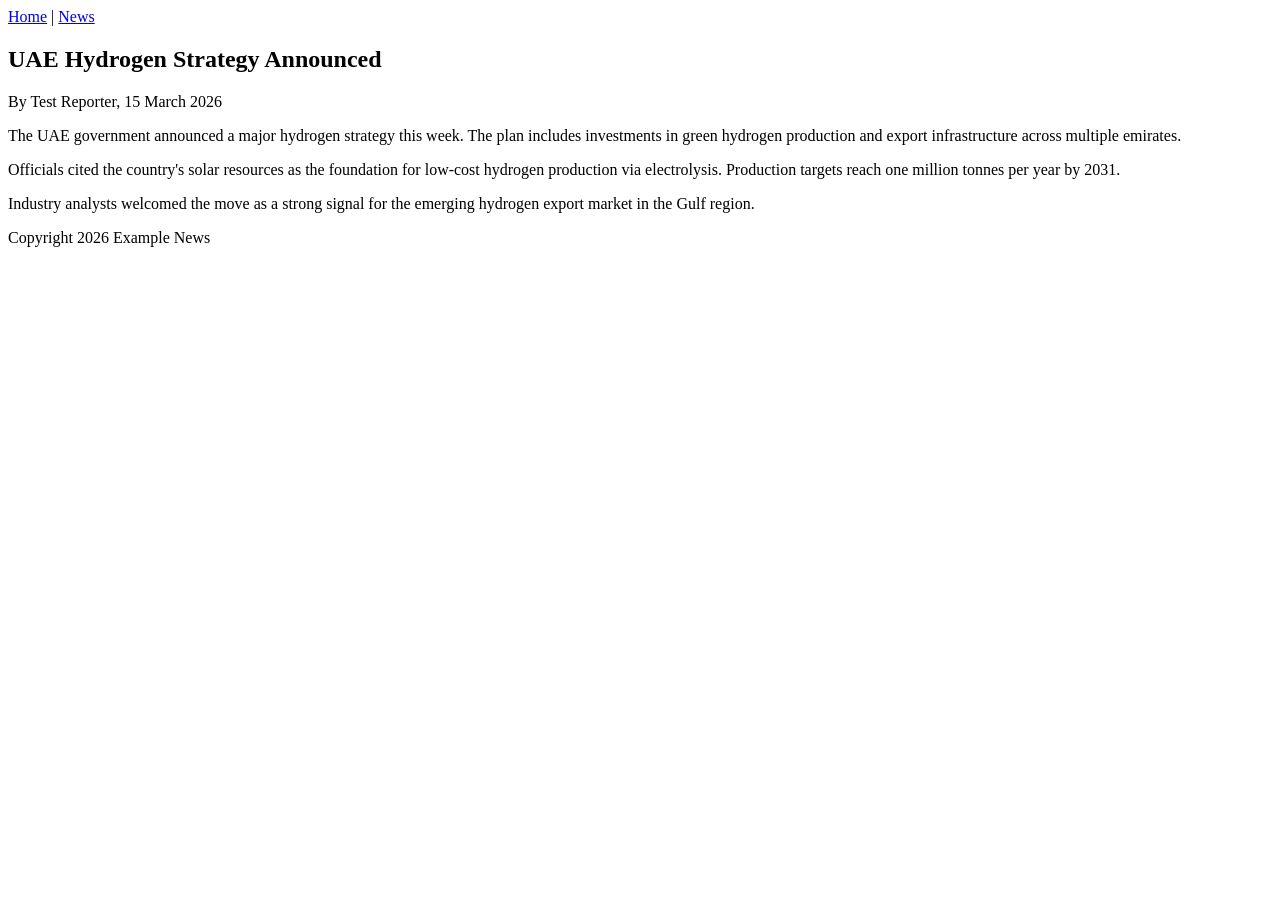
<file: tests/fixtures/adapters/gdelt_article.html>
<!DOCTYPE html>
<html lang="en">
<head>
  <meta charset="UTF-8">
  <title>UAE Hydrogen Strategy Announced</title>
</head>
<body>
<header>
  <nav><a href="/">Home</a> | <a href="/news">News</a></nav>
</header>
<article>
  <h1>UAE Hydrogen Strategy Announced</h1>
  <p class="byline">By Test Reporter, 15 March 2026</p>
  <p>The UAE government announced a major hydrogen strategy this week.
     The plan includes investments in green hydrogen production and
     export infrastructure across multiple emirates.</p>
  <p>Officials cited the country's solar resources as the foundation
     for low-cost hydrogen production via electrolysis. Production
     targets reach one million tonnes per year by 2031.</p>
  <p>Industry analysts welcomed the move as a strong signal for the
     emerging hydrogen export market in the Gulf region.</p>
</article>
<footer>Copyright 2026 Example News</footer>
</body>
</html>
</file>
